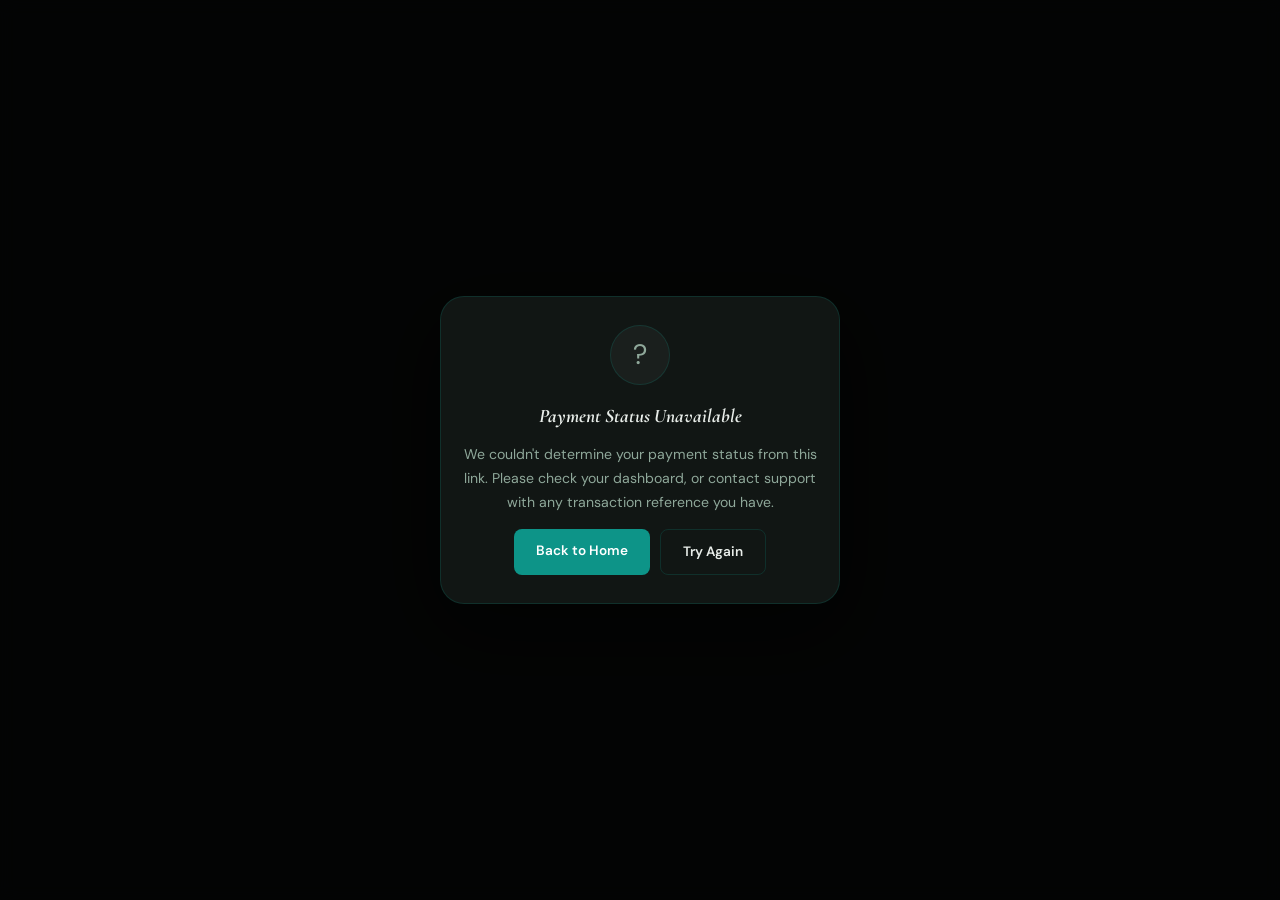
<file: payment-result.html>
<!DOCTYPE html>
<html lang="en">
<head>
  <meta charset="UTF-8" />
  <meta name="viewport" content="width=device-width, initial-scale=1.0"/>
  <title>Payment Result | Dar Al-Ulum Arabic Institute</title>

  <link rel="stylesheet" href="payment.css" />

  <link rel="apple-touch-icon" sizes="180x180" href="/apple-touch-icon.png">
  <link rel="icon" type="image/png" sizes="32x32" href="/favicon-32x32.png">
  <link rel="icon" type="image/png" sizes="16x16" href="/favicon-16x16.png">
</head>
<body>

  <!--
    This page reuses the existing .payment-success-modal / .payment-success-content
    classes from payment.css (the same ones used for the inline confirmation popup),
    just displayed as a standalone full page instead of an overlay — so it looks
    identical to what students already see, with its own shareable URL.

    Expected query params (all optional except status):
      ?status=success|failed
      &amount=12000
      &currency=NGN
      &tx=daralulum-DUH26003-172000000
      &reason=Payment%20could%20not%20be%20verified (only for failed)
  -->

  <div class="payment-success-modal show" id="resultModal">
    <div class="payment-success-content">

      <div class="success-icon" id="resultIcon">✔</div>

      <h2 id="resultTitle">Payment Verified 🎉</h2>

      <p id="resultMessage">
        Your enrollment is now confirmed. Welcome to Dar Al-Ulum!
      </p>

      <p id="resultTxRef" style="font-size:0.75rem; color:var(--muted); margin-top:-6px; word-break:break-all;"></p>

      <div style="display:flex; gap:10px; justify-content:center; margin-top:6px; flex-wrap:wrap;">
        <a href="index.html" class="success-close-btn" style="text-decoration:none; display:inline-block;">
          Back to Home
        </a>
        <a href="payment.html" id="retryLink" class="success-close-btn"
           style="text-decoration:none; display:none; background:transparent; border:1px solid var(--border-mid); color:var(--text);">
          Try Again
        </a>
      </div>

    </div>
  </div>

  <script>
    const params = new URLSearchParams(window.location.search);
    const status   = params.get("status");
    const amount   = params.get("amount");
    const currency = params.get("currency");
    const tx       = params.get("tx");
    const reason   = params.get("reason");

    const icon    = document.getElementById("resultIcon");
    const title   = document.getElementById("resultTitle");
    const message = document.getElementById("resultMessage");
    const txRefEl = document.getElementById("resultTxRef");
    const retryLink = document.getElementById("retryLink");

    if (status === "failed") {
      icon.textContent = "✕";
      icon.style.color = "#dc2626";
      icon.style.background = "rgba(220,38,38,0.10)";
      icon.style.borderColor = "rgba(220,38,38,0.30)";

      title.textContent = "Payment Not Confirmed";
      message.textContent = reason
        ? decodeURIComponent(reason)
        : "We could not confirm this payment. If an amount was deducted from your account, please contact support with your transaction reference below.";

      retryLink.style.display = "inline-block";

    } else if (status === "success") {
      title.textContent = "Payment Verified 🎉";

      if (amount && currency) {
        message.textContent = `Your payment of ${currency} ${Number(amount).toLocaleString()} has been confirmed. Your enrollment is now active. Welcome to Dar Al-Ulum!`;
      } else {
        message.textContent = "Your enrollment is now confirmed. Welcome to Dar Al-Ulum!";
      }

    } else {
      // No valid status param at all (e.g. someone navigated here directly,
      // bookmarked the page, or a param got dropped). Never assume success —
      // show a neutral state instead.
      icon.textContent = "?";
      icon.style.color = "var(--muted)";
      icon.style.background = "var(--card-hover)";
      icon.style.borderColor = "var(--border-mid)";

      title.textContent = "Payment Status Unavailable";
      message.textContent = "We couldn't determine your payment status from this link. Please check your dashboard, or contact support with any transaction reference you have.";

      retryLink.style.display = "inline-block";
    }

    if (tx) {
      txRefEl.textContent = `Reference: ${tx}`;
    }
  </script>

</body>
</html>
</file>
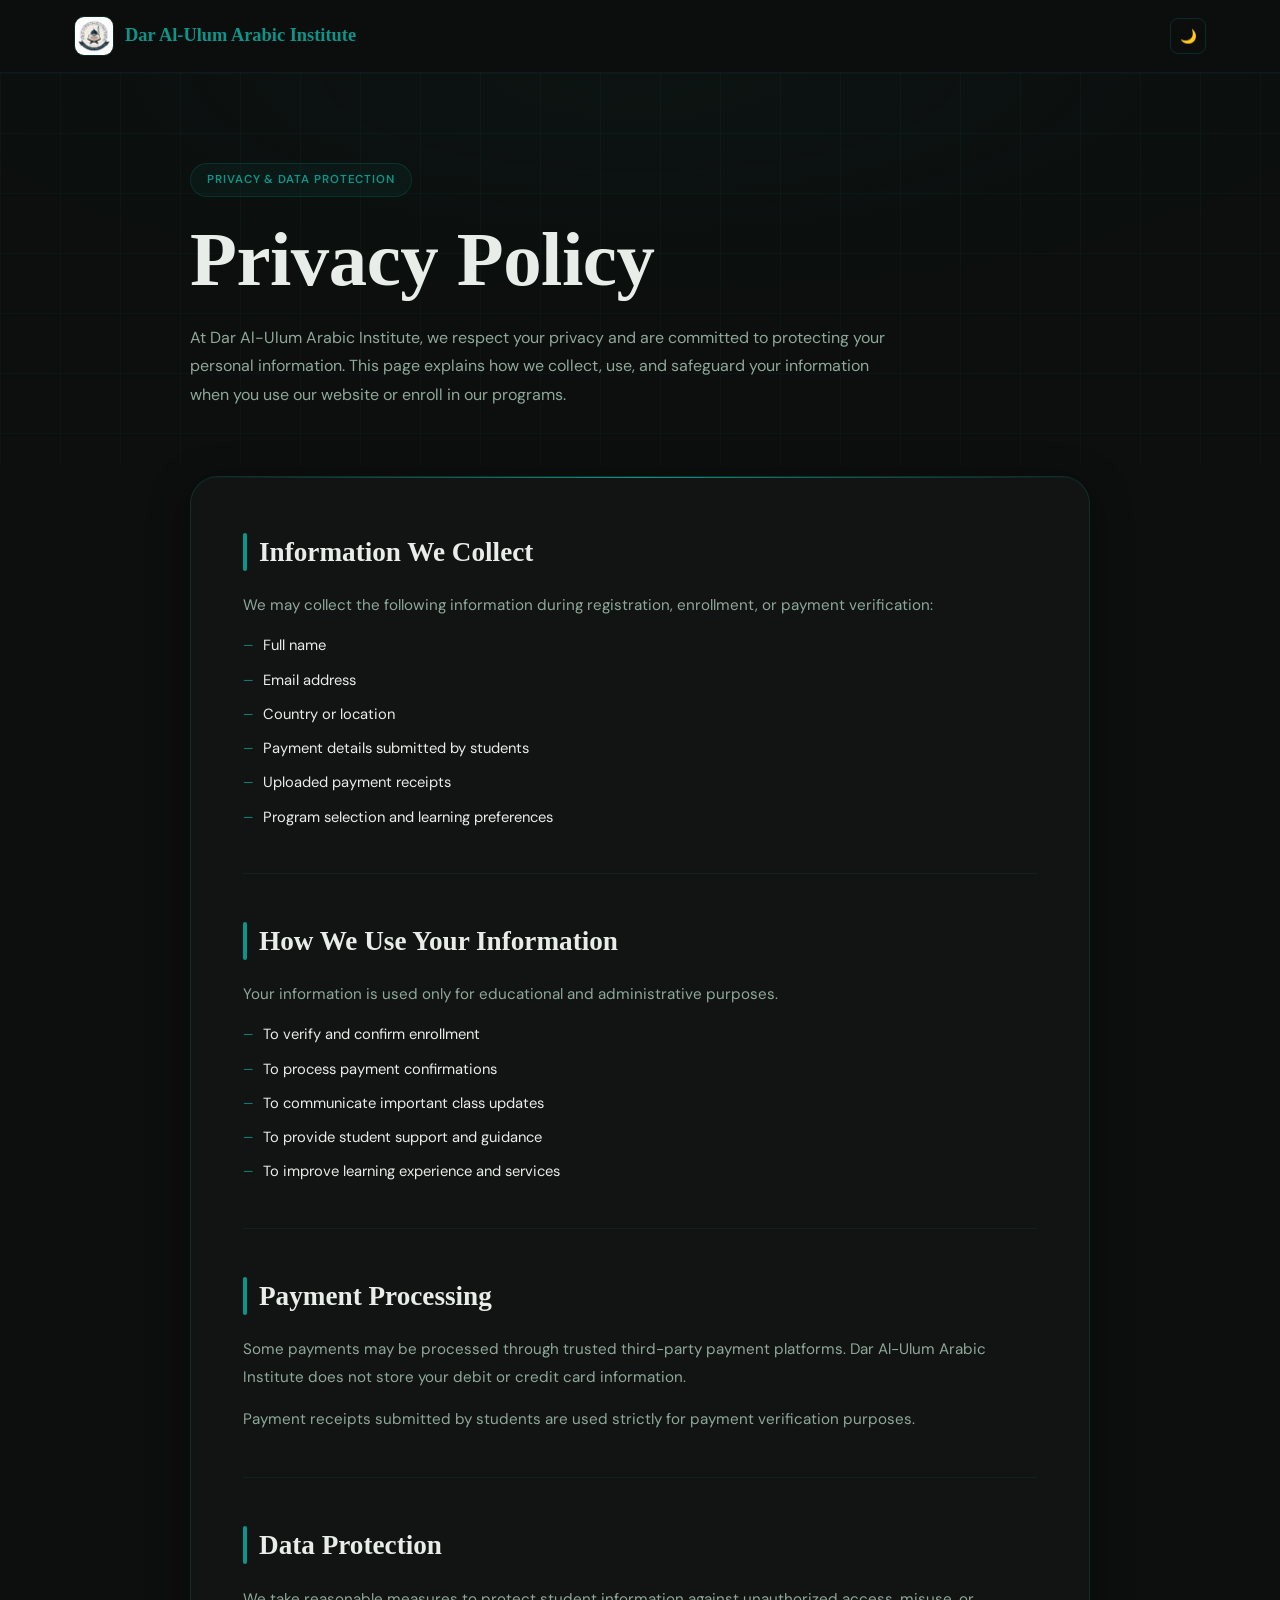
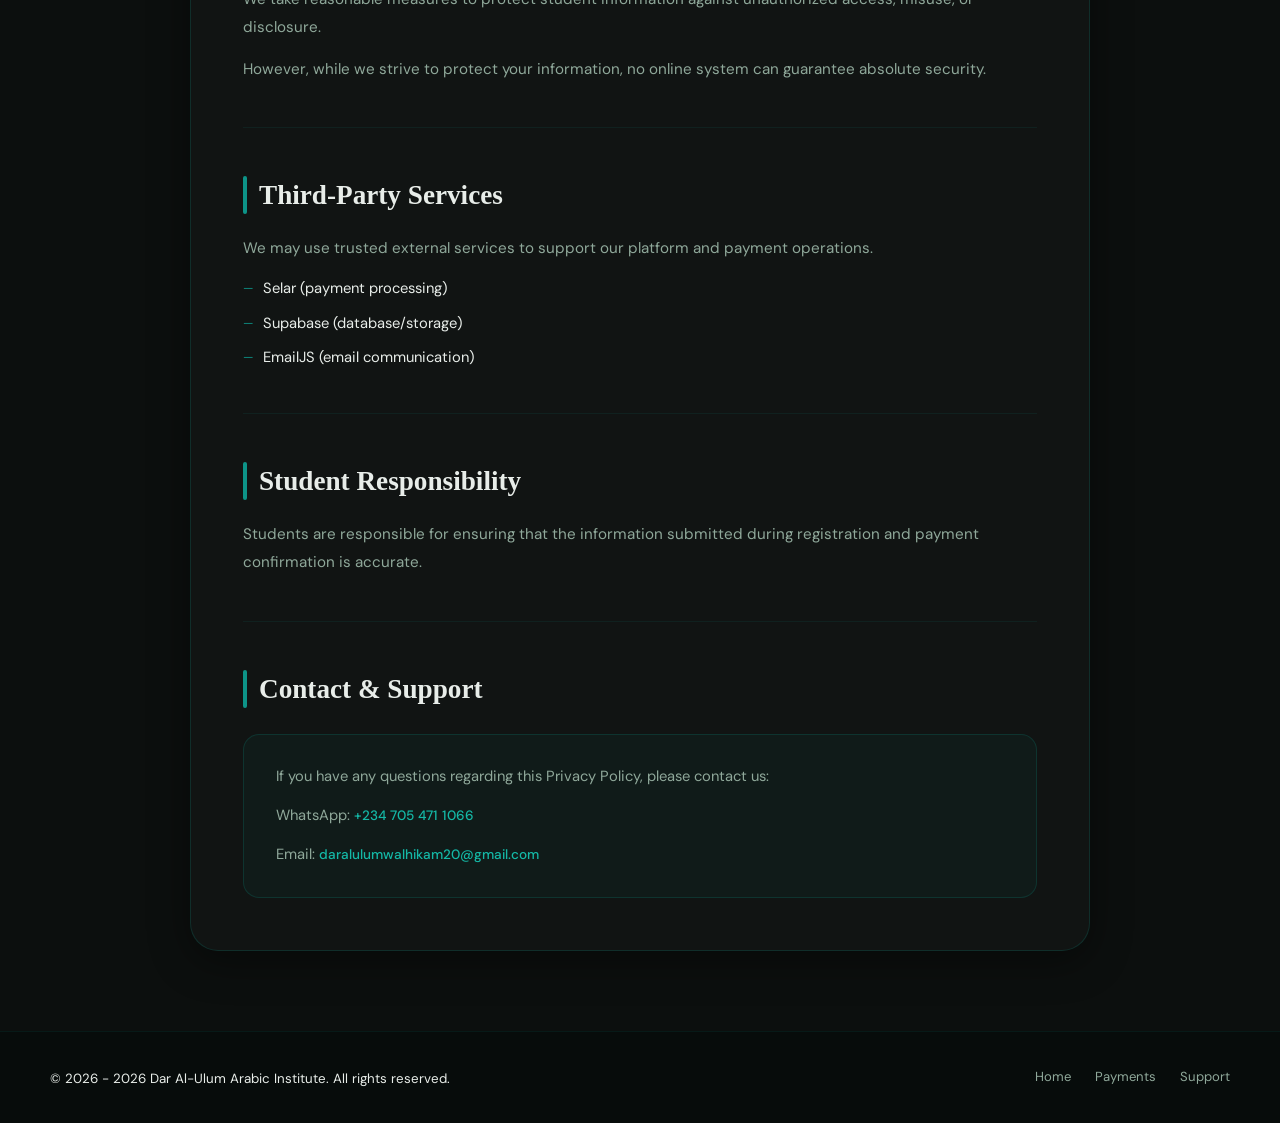
<file: privacy.html>
<!DOCTYPE html>
<html lang="en">
<head>
  <meta charset="UTF-8" />
  <meta name="viewport" content="width=device-width, initial-scale=1.0"/>

  <title>Privacy Policy | Dar Al-Ulum Arabic Institute</title>

  <link rel="stylesheet" href="privacy.css" />

  <link rel="apple-touch-icon" sizes="180x180" href="/apple-touch-icon.png">
  <link rel="icon" type="image/png" sizes="32x32" href="/favicon-32x32.png">
  <link rel="icon" type="image/png" sizes="16x16" href="/favicon-16x16.png">
  <link rel="manifest" href="/site.webmanifest">
</head>
<body>

  <!-- HEADER -->
  <header class="privacy-header">
    <div class="header-inner">

      <a href="index.html" class="logo">
        <img src="logo.png" alt="Dar Al-Ulum Logo">
        <span>Dar Al-Ulum Arabic Institute</span>
      </a>

      <button id="themeToggle" class="theme-btn">🌙</button>

    </div>
  </header>

  <!-- HERO -->
  <section class="privacy-hero">
    <div class="privacy-container">

      <span class="tag">Privacy &amp; Data Protection</span>

      <h1>Privacy Policy</h1>

      <p class="hero-text">
        At Dar Al-Ulum Arabic Institute, we respect your privacy and are committed
        to protecting your personal information. This page explains how we collect,
        use, and safeguard your information when you use our website or enroll in our programs.
      </p>

    </div>
  </section>

  <!-- CONTENT -->
  <section class="privacy-content">
    <div class="policy-card">

      <div class="policy-section">
        <h2>Information We Collect</h2>
        <p>
          We may collect the following information during registration,
          enrollment, or payment verification:
        </p>
        <ul>
          <li>Full name</li>
          <li>Email address</li>
          <li>Country or location</li>
          <li>Payment details submitted by students</li>
          <li>Uploaded payment receipts</li>
          <li>Program selection and learning preferences</li>
        </ul>
      </div>

      <div class="policy-section">
        <h2>How We Use Your Information</h2>
        <p>
          Your information is used only for educational and administrative purposes.
        </p>
        <ul>
          <li>To verify and confirm enrollment</li>
          <li>To process payment confirmations</li>
          <li>To communicate important class updates</li>
          <li>To provide student support and guidance</li>
          <li>To improve learning experience and services</li>
        </ul>
      </div>

      <div class="policy-section">
        <h2>Payment Processing</h2>
        <p>
          Some payments may be processed through trusted third-party payment platforms.
          Dar Al-Ulum Arabic Institute does not store your debit or credit card information.
        </p>
        <p>
          Payment receipts submitted by students are used strictly for payment verification purposes.
        </p>
      </div>

      <div class="policy-section">
        <h2>Data Protection</h2>
        <p>
          We take reasonable measures to protect student information against
          unauthorized access, misuse, or disclosure.
        </p>
        <p>
          However, while we strive to protect your information, no online system
          can guarantee absolute security.
        </p>
      </div>

      <div class="policy-section">
        <h2>Third-Party Services</h2>
        <p>
          We may use trusted external services to support our platform and payment operations.
        </p>
        <ul>
          <li>Selar (payment processing)</li>
          <li>Supabase (database/storage)</li>
          <li>EmailJS (email communication)</li>
        </ul>
      </div>

      <div class="policy-section">
        <h2>Student Responsibility</h2>
        <p>
          Students are responsible for ensuring that the information
          submitted during registration and payment confirmation is accurate.
        </p>
      </div>

      <div class="policy-section">
        <h2>Contact &amp; Support</h2>
        <div class="contact-box">
          <p>
            If you have any questions regarding this Privacy Policy, please contact us:
          </p>
          
          <p>
            WhatsApp:
            <a href="https://wa.me/2348110705054" target="_blank">+234 705 471 1066</a>
          </p>
          
          <p>
            Email:
            <a href="mailto:daralulumwalhikam20@gmail.com">daralulumwalhikam20@gmail.com</a>
          </p>
        </div>
      </div>

    </div>
  </section>

  <!-- FOOTER -->
  <footer class="footer">
    <div class="footer-inner">

      <div class="footer-bottom">
      <small id="footerYear"></small>
    </div>

      <div class="footer-links">
        <a href="index.html">Home</a>
        <a href="payment.html">Payments</a>
        <a href="mailto:daralulumwalhikam20@gmail.com">Support</a>
      </div>

    </div>
  </footer>

  <!-- JS -->
  <script>
    document.getElementById("footerYear").textContent = `© 2026 - ${new Date().getFullYear()} Dar Al-Ulum Arabic Institute. All rights reserved.`;

    const toggle = document.getElementById("themeToggle");
    toggle.addEventListener("click", () => {
      document.body.classList.toggle("light-mode");
      toggle.textContent = document.body.classList.contains("light-mode") ? "☀️" : "🌙";
    });
  </script>

</body>
</html>
</file>
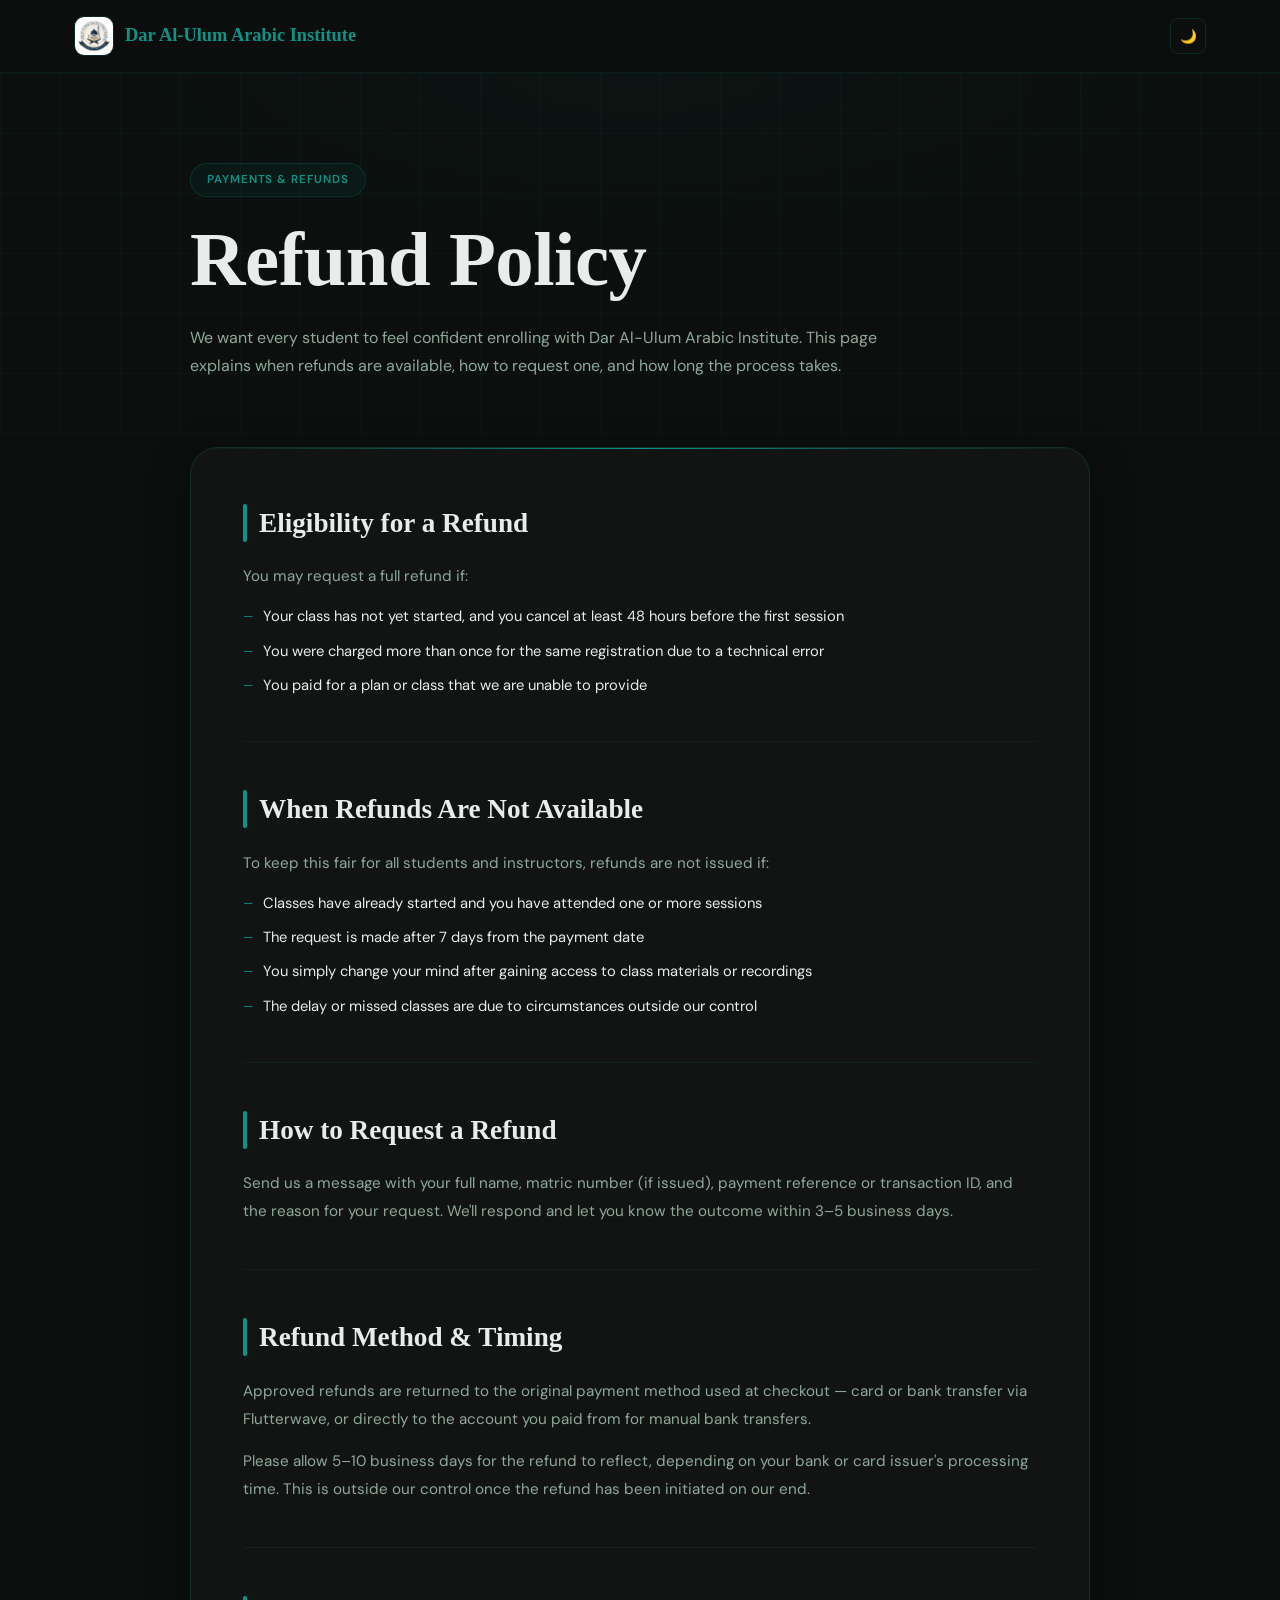
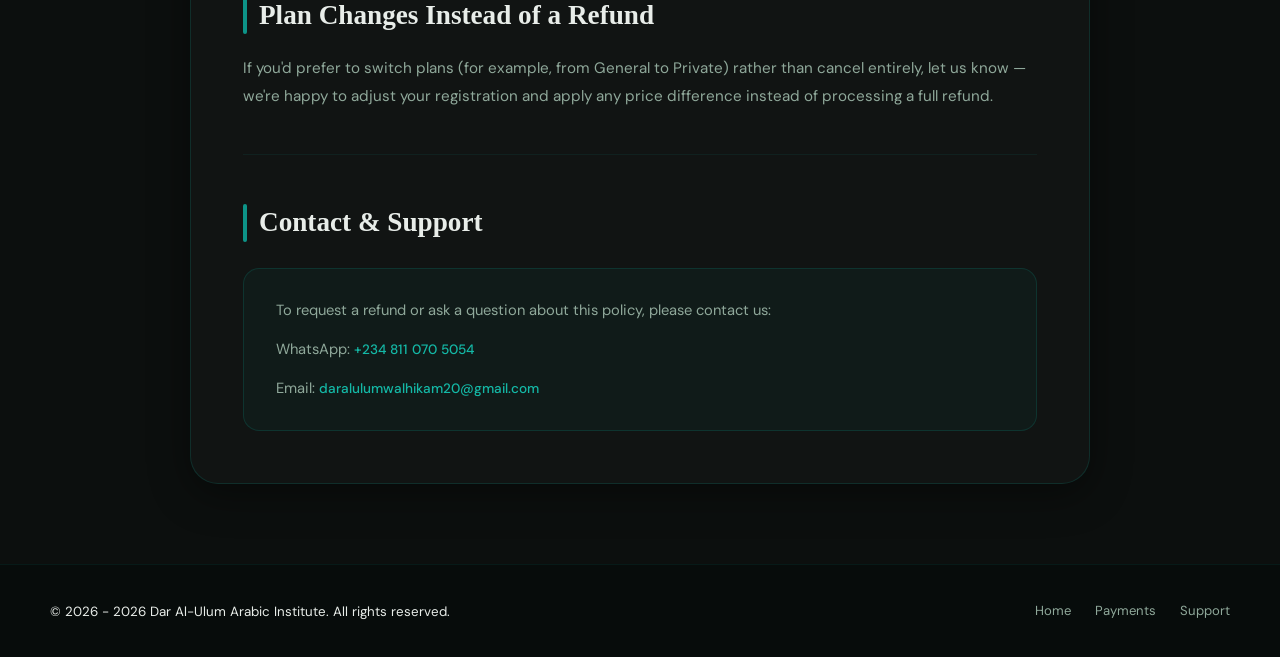
<file: refund-policy.html>
<!DOCTYPE html>
<html lang="en">
<head>
  <meta charset="UTF-8" />
  <meta name="viewport" content="width=device-width, initial-scale=1.0"/>

  <title>Refund Policy | Dar Al-Ulum Arabic Institute</title>

  <link rel="stylesheet" href="privacy.css" />

  <link rel="apple-touch-icon" sizes="180x180" href="/apple-touch-icon.png">
  <link rel="icon" type="image/png" sizes="32x32" href="/favicon-32x32.png">
  <link rel="icon" type="image/png" sizes="16x16" href="/favicon-16x16.png">
  <link rel="manifest" href="/site.webmanifest">
</head>
<body>

  <!-- HEADER -->
  <header class="privacy-header">
    <div class="header-inner">

      <a href="index.html" class="logo">
        <img src="logo.png" alt="Dar Al-Ulum Logo">
        <span>Dar Al-Ulum Arabic Institute</span>
      </a>

      <button id="themeToggle" class="theme-btn">🌙</button>

    </div>
  </header>

  <!-- HERO -->
  <section class="privacy-hero">
    <div class="privacy-container">

      <span class="tag">Payments &amp; Refunds</span>

      <h1>Refund Policy</h1>

      <p class="hero-text">
        We want every student to feel confident enrolling with Dar Al-Ulum Arabic Institute.
        This page explains when refunds are available, how to request one, and how long
        the process takes.
      </p>

    </div>
  </section>

  <!-- CONTENT -->
  <section class="privacy-content">
    <div class="policy-card">

      <div class="policy-section">
        <h2>Eligibility for a Refund</h2>
        <p>
          You may request a full refund if:
        </p>
        <ul>
          <li>Your class has not yet started, and you cancel at least 48 hours before the first session</li>
          <li>You were charged more than once for the same registration due to a technical error</li>
          <li>You paid for a plan or class that we are unable to provide</li>
        </ul>
      </div>

      <div class="policy-section">
        <h2>When Refunds Are Not Available</h2>
        <p>
          To keep this fair for all students and instructors, refunds are not issued if:
        </p>
        <ul>
          <li>Classes have already started and you have attended one or more sessions</li>
          <li>The request is made after 7 days from the payment date</li>
          <li>You simply change your mind after gaining access to class materials or recordings</li>
          <li>The delay or missed classes are due to circumstances outside our control</li>
        </ul>
      </div>

      <div class="policy-section">
        <h2>How to Request a Refund</h2>
        <p>
          Send us a message with your full name, matric number (if issued), payment reference
          or transaction ID, and the reason for your request. We'll respond and let you know
          the outcome within 3–5 business days.
        </p>
      </div>

      <div class="policy-section">
        <h2>Refund Method &amp; Timing</h2>
        <p>
          Approved refunds are returned to the original payment method used at checkout —
          card or bank transfer via Flutterwave, or directly to the account you paid from
          for manual bank transfers.
        </p>
        <p>
          Please allow 5–10 business days for the refund to reflect, depending on your bank
          or card issuer's processing time. This is outside our control once the refund has
          been initiated on our end.
        </p>
      </div>

      <div class="policy-section">
        <h2>Plan Changes Instead of a Refund</h2>
        <p>
          If you'd prefer to switch plans (for example, from General to Private) rather than
          cancel entirely, let us know — we're happy to adjust your registration and apply
          any price difference instead of processing a full refund.
        </p>
      </div>

      <div class="policy-section">
        <h2>Contact &amp; Support</h2>
        <div class="contact-box">
          <p>
            To request a refund or ask a question about this policy, please contact us:
          </p>

          <p>
            WhatsApp:
            <a href="https://wa.me/2348110705054" target="_blank">+234 811 070 5054</a>
          </p>

          <p>
            Email:
            <a href="mailto:daralulumwalhikam20@gmail.com">daralulumwalhikam20@gmail.com</a>
          </p>
        </div>
      </div>

    </div>
  </section>

  <!-- FOOTER -->
  <footer class="footer">
    <div class="footer-inner">

      <div class="footer-bottom">
      <small id="footerYear"></small>
    </div>

      <div class="footer-links">
        <a href="index.html">Home</a>
        <a href="payment.html">Payments</a>
        <a href="mailto:daralulumwalhikam20@gmail.com">Support</a>
      </div>

    </div>
  </footer>

  <!-- JS -->
  <script>
    document.getElementById("footerYear").textContent = `© 2026 - ${new Date().getFullYear()} Dar Al-Ulum Arabic Institute. All rights reserved.`;

    const toggle = document.getElementById("themeToggle");
    toggle.addEventListener("click", () => {
      document.body.classList.toggle("light-mode");
      toggle.textContent = document.body.classList.contains("light-mode") ? "☀️" : "🌙";
    });
  </script>

</body>
</html>
</file>
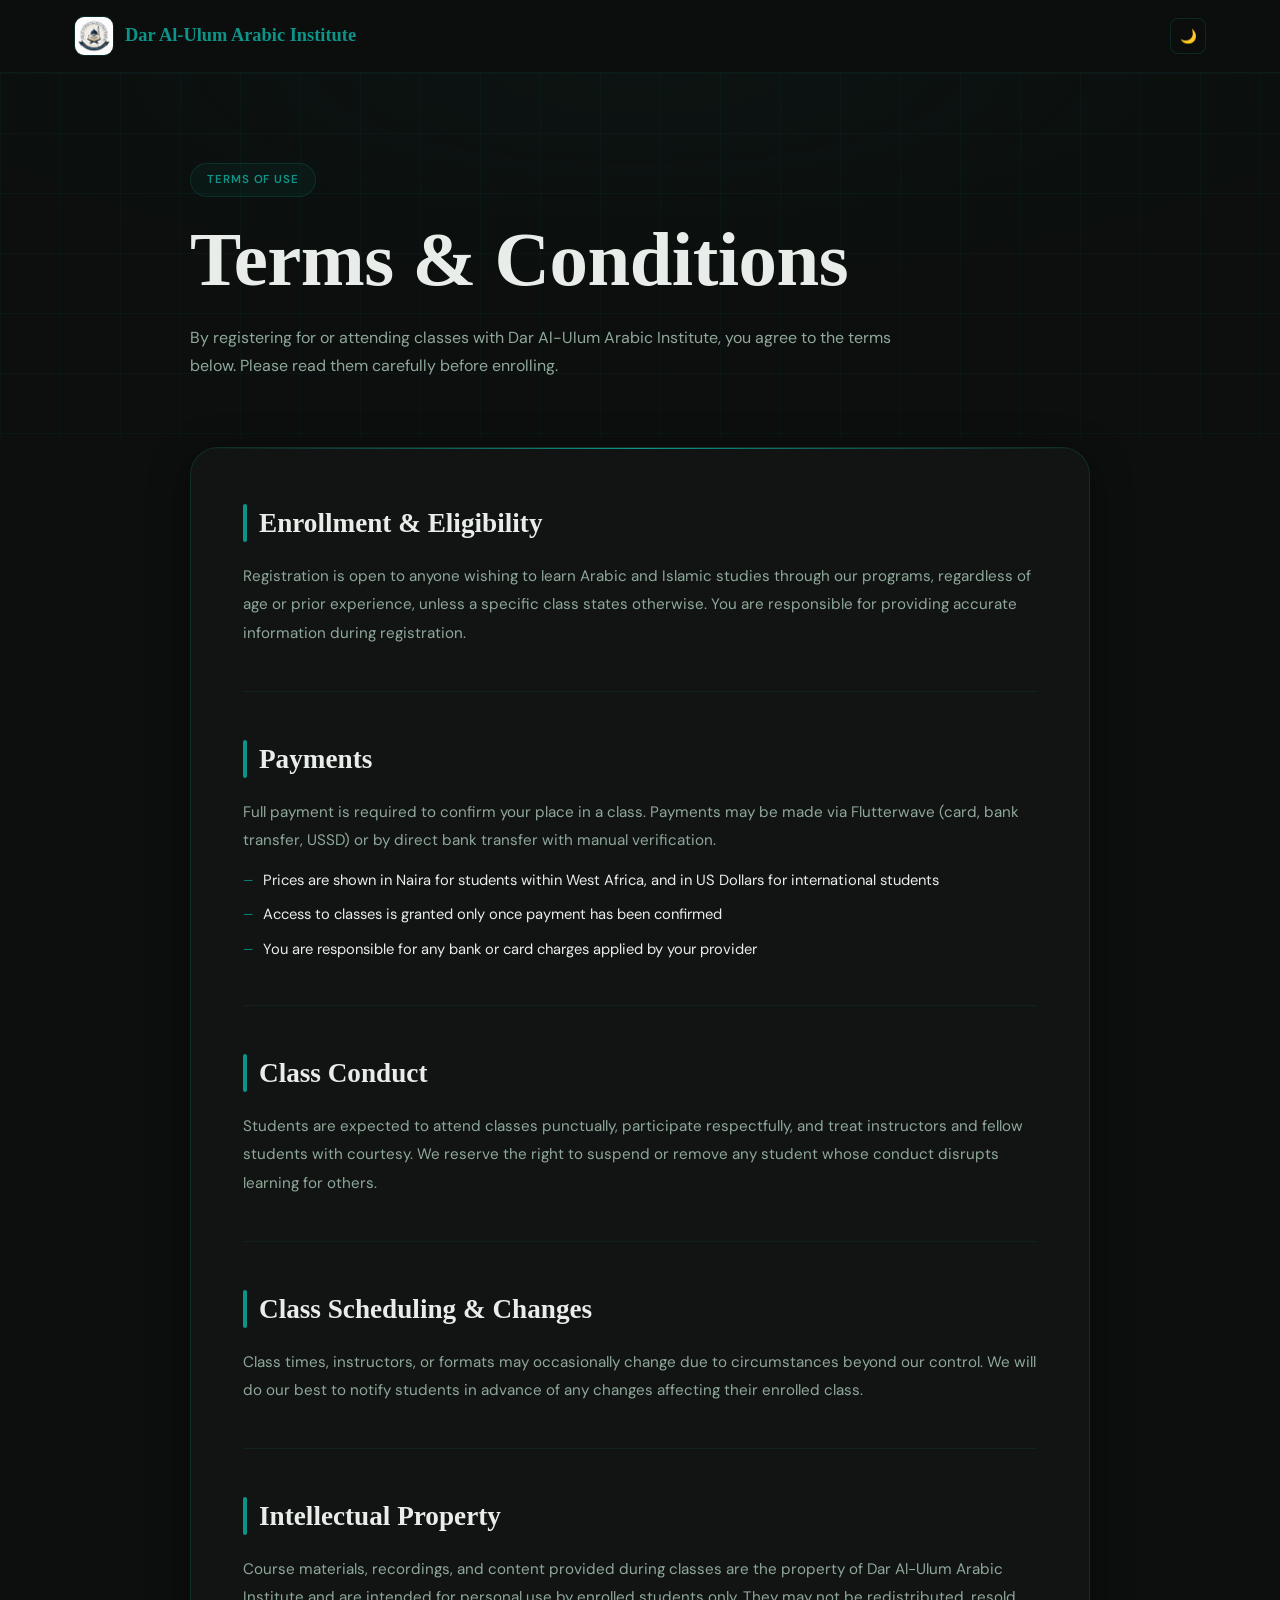
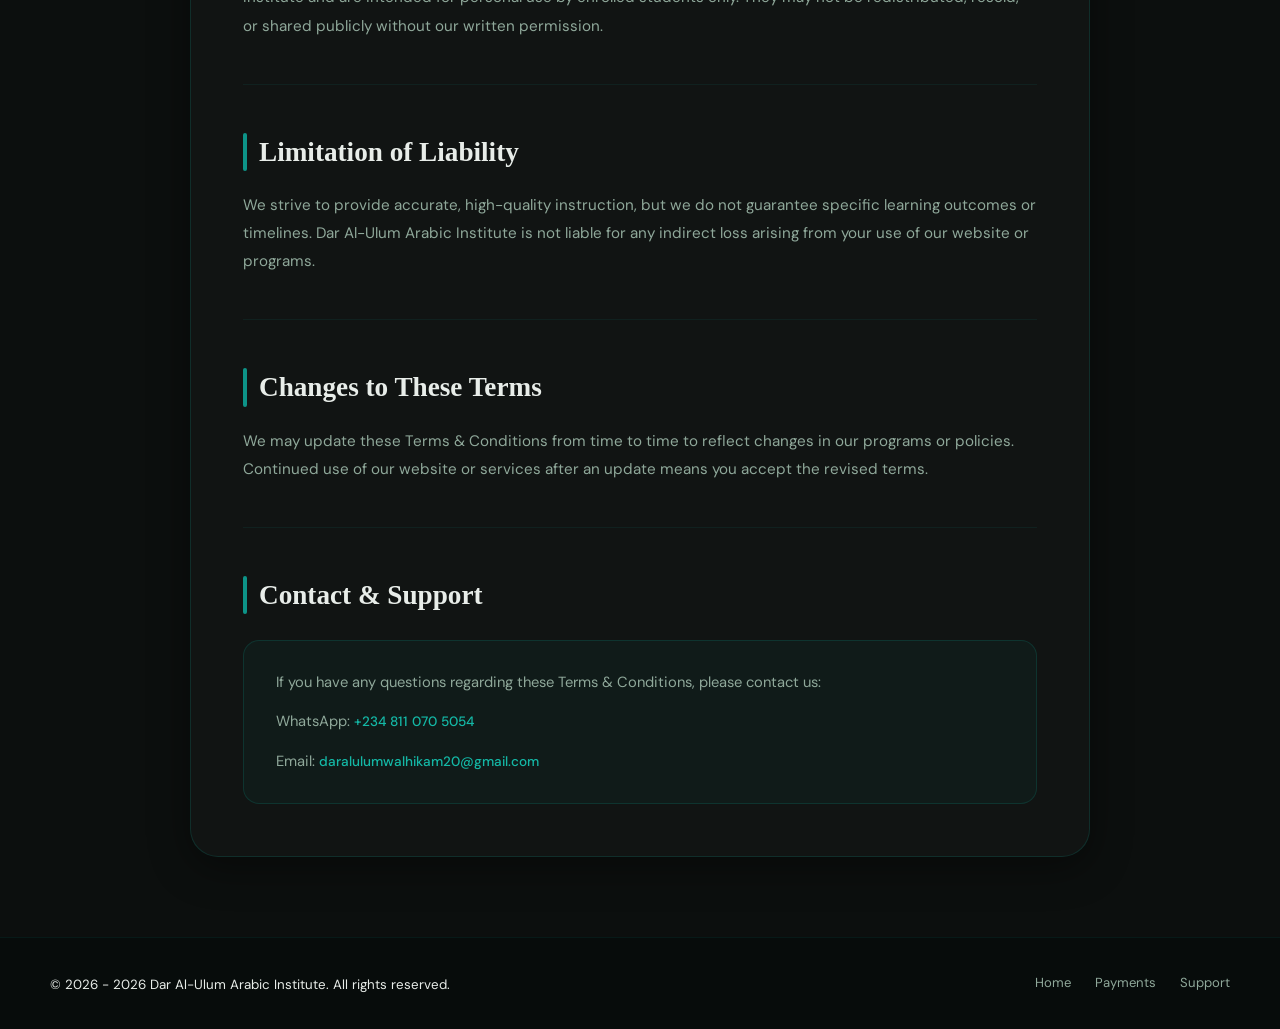
<file: terms.html>
<!DOCTYPE html>
<html lang="en">
<head>
  <meta charset="UTF-8" />
  <meta name="viewport" content="width=device-width, initial-scale=1.0"/>

  <title>Terms &amp; Conditions | Dar Al-Ulum Arabic Institute</title>

  <link rel="stylesheet" href="privacy.css" />

  <link rel="apple-touch-icon" sizes="180x180" href="/apple-touch-icon.png">
  <link rel="icon" type="image/png" sizes="32x32" href="/favicon-32x32.png">
  <link rel="icon" type="image/png" sizes="16x16" href="/favicon-16x16.png">
  <link rel="manifest" href="/site.webmanifest">
</head>
<body>

  <!-- HEADER -->
  <header class="privacy-header">
    <div class="header-inner">

      <a href="index.html" class="logo">
        <img src="logo.png" alt="Dar Al-Ulum Logo">
        <span>Dar Al-Ulum Arabic Institute</span>
      </a>

      <button id="themeToggle" class="theme-btn">🌙</button>

    </div>
  </header>

  <!-- HERO -->
  <section class="privacy-hero">
    <div class="privacy-container">

      <span class="tag">Terms of Use</span>

      <h1>Terms &amp; Conditions</h1>

      <p class="hero-text">
        By registering for or attending classes with Dar Al-Ulum Arabic Institute, you agree
        to the terms below. Please read them carefully before enrolling.
      </p>

    </div>
  </section>

  <!-- CONTENT -->
  <section class="privacy-content">
    <div class="policy-card">

      <div class="policy-section">
        <h2>Enrollment &amp; Eligibility</h2>
        <p>
          Registration is open to anyone wishing to learn Arabic and Islamic studies through
          our programs, regardless of age or prior experience, unless a specific class states
          otherwise. You are responsible for providing accurate information during registration.
        </p>
      </div>

      <div class="policy-section">
        <h2>Payments</h2>
        <p>
          Full payment is required to confirm your place in a class. Payments may be made via
          Flutterwave (card, bank transfer, USSD) or by direct bank transfer with manual
          verification.
        </p>
        <ul>
          <li>Prices are shown in Naira for students within West Africa, and in US Dollars for international students</li>
          <li>Access to classes is granted only once payment has been confirmed</li>
          <li>You are responsible for any bank or card charges applied by your provider</li>
        </ul>
      </div>

      <div class="policy-section">
        <h2>Class Conduct</h2>
        <p>
          Students are expected to attend classes punctually, participate respectfully, and
          treat instructors and fellow students with courtesy. We reserve the right to suspend
          or remove any student whose conduct disrupts learning for others.
        </p>
      </div>

      <div class="policy-section">
        <h2>Class Scheduling &amp; Changes</h2>
        <p>
          Class times, instructors, or formats may occasionally change due to circumstances
          beyond our control. We will do our best to notify students in advance of any changes
          affecting their enrolled class.
        </p>
      </div>

      <div class="policy-section">
        <h2>Intellectual Property</h2>
        <p>
          Course materials, recordings, and content provided during classes are the property
          of Dar Al-Ulum Arabic Institute and are intended for personal use by enrolled
          students only. They may not be redistributed, resold, or shared publicly without
          our written permission.
        </p>
      </div>

      <div class="policy-section">
        <h2>Limitation of Liability</h2>
        <p>
          We strive to provide accurate, high-quality instruction, but we do not guarantee
          specific learning outcomes or timelines. Dar Al-Ulum Arabic Institute is not liable
          for any indirect loss arising from your use of our website or programs.
        </p>
      </div>

      <div class="policy-section">
        <h2>Changes to These Terms</h2>
        <p>
          We may update these Terms &amp; Conditions from time to time to reflect changes in
          our programs or policies. Continued use of our website or services after an update
          means you accept the revised terms.
        </p>
      </div>

      <div class="policy-section">
        <h2>Contact &amp; Support</h2>
        <div class="contact-box">
          <p>
            If you have any questions regarding these Terms &amp; Conditions, please contact us:
          </p>

          <p>
            WhatsApp:
            <a href="https://wa.me/2348110705054" target="_blank">+234 811 070 5054</a>
          </p>

          <p>
            Email:
            <a href="mailto:daralulumwalhikam20@gmail.com">daralulumwalhikam20@gmail.com</a>
          </p>
        </div>
      </div>

    </div>
  </section>

  <!-- FOOTER -->
  <footer class="footer">
    <div class="footer-inner">

      <div class="footer-bottom">
      <small id="footerYear"></small>
    </div>

      <div class="footer-links">
        <a href="index.html">Home</a>
        <a href="payment.html">Payments</a>
        <a href="mailto:daralulumwalhikam20@gmail.com">Support</a>
      </div>

    </div>
  </footer>

  <!-- JS -->
  <script>
    document.getElementById("footerYear").textContent = `© 2026 - ${new Date().getFullYear()} Dar Al-Ulum Arabic Institute. All rights reserved.`;

    const toggle = document.getElementById("themeToggle");
    toggle.addEventListener("click", () => {
      document.body.classList.toggle("light-mode");
      toggle.textContent = document.body.classList.contains("light-mode") ? "☀️" : "🌙";
    });
  </script>

</body>
</html>
</file>
<file: payment.css>
/* ============================================================
   PAYMENT.CSS — Dar Al-Ulum Arabic Institute
   Clean rewrite: no overflow, no bloated fonts, proper mobile
   Breakpoints: 480px | 768px
============================================================ */

@import url('https://fonts.googleapis.com/css2?family=Cormorant+Garamond:ital,wght@0,400;0,600;0,700;1,400;1,600&family=DM+Sans:wght@300;400;500;600&display=swap');

/* ============================================================
   1. DESIGN TOKENS
============================================================ */

:root {
  --accent:        #0d9488;
  --accent-dark:   #0f766e;
  --accent-light:  #14b8a6;
  --accent-glow:   rgba(13,148,136,0.15);
  --accent-subtle: rgba(13,148,136,0.06);

  --bg:            #0c0f0e;
  --bg-2:          #111614;
  --bg-3:          #161b19;
  --card:          rgba(255,255,255,0.025);
  --card-hover:    rgba(255,255,255,0.04);

  --text:          #e8ede9;
  --muted:         #8fa89a;
  --faint:         #5a7066;

  --border:        rgba(13,148,136,0.10);
  --border-mid:    rgba(13,148,136,0.20);
  --border-strong: rgba(13,148,136,0.40);
  --border-soft:   rgba(255,255,255,0.05);

  --shadow-sm: 0 4px 16px rgba(0,0,0,0.30);
  --shadow-md: 0 10px 40px rgba(0,0,0,0.40);
  --shadow-lg: 0 24px 80px rgba(0,0,0,0.50);

  --radius:     14px;
  --radius-lg:  24px;
  --radius-pill:999px;

  --font-display: 'Cormorant Garamond', Georgia, serif;
  --font-body:    'DM Sans', sans-serif;
}

body.light-mode {
  --bg:            #f5f3ef;
  --bg-2:          #edeae4;
  --bg-3:          #e4e1da;
  --card:          rgba(255,255,255,0.75);
  --card-hover:    rgba(255,255,255,0.95);
  --text:          #1a2420;
  --muted:         #4a6358;
  --faint:         #7a9a8a;
  --border:        rgba(13,148,136,0.12);
  --border-mid:    rgba(13,148,136,0.22);
  --border-strong: rgba(13,148,136,0.45);
  --border-soft:   rgba(0,0,0,0.05);
}


/* ============================================================
   2. RESET & BASE
============================================================ */

*,
*::before,
*::after {
  margin:     0;
  padding:    0;
  box-sizing: border-box;
}

html {
  scroll-behavior: smooth;
  overflow-x:      hidden;
}

body {
  font-family:            var(--font-body);
  font-size:              15px;      /* sane base — not 18px */
  background:             var(--bg);
  color:                  var(--text);
  line-height:            1.65;
  overflow-x:             hidden;
  max-width:              100vw;
  -webkit-font-smoothing: antialiased;
}

img {
  max-width: 100%;
  height:    auto;
  display:   block;
}

a { text-decoration: none; color: inherit; }
ul { list-style: none; }

::selection {
  background: rgba(13,148,136,0.25);
  color:      #fff;
}


/* ============================================================
   3. PROGRESS BAR
============================================================ */

#progressBar {
  position:   fixed;
  top:        0;
  left:       0;
  height:     2px;
  width:      0%;
  background: linear-gradient(90deg, var(--accent), var(--accent-light));
  z-index:    99999;
}


/* ============================================================
   4. CONTAINER
============================================================ */

.payment-container {
  width:     100%;
  max-width: 820px;
  margin:    0 auto;
  padding:   0 18px;    /* tighter padding so content breathes on mobile */
}


/* ============================================================
   5. HEADER  — fixed so it never scrolls away
============================================================ */

.payment-page-header {
  position:         fixed;
  top:              0;
  left:             0;
  width:            100%;
  z-index:          9000;
  background:       rgba(12,15,14,0.92);
  border-bottom:    1px solid var(--border);
  backdrop-filter:  blur(16px);
  -webkit-backdrop-filter: blur(16px);
}

body.light-mode .payment-page-header {
  background: rgba(245,243,239,0.92);
}

.payment-header-inner {
  max-width: 1180px;
  margin:    0 auto;
  padding:   0 18px;
  height:    60px;          /* was 72px — tighter on mobile */
  display:   flex;
  align-items:     center;
  justify-content: space-between;
  gap: 12px;
}

/* Push page content below fixed header */
body {
  padding-top: 60px;
}

.payment-logo {
  display:     flex;
  align-items: center;
  gap:         10px;
  transition:  transform 0.3s ease;
  min-width:   0;           /* allow text to truncate if needed */
}

.payment-logo img {
  width:         36px;
  height:        36px;
  object-fit:    contain;
  border-radius: 8px;
  border:        1px solid var(--border-mid);
  flex-shrink:   0;
}

.payment-logo span {
  font-family:  var(--font-display);
  color:        var(--accent);
  font-weight:  700;
  font-size:    1.25rem;    /* was 2rem — way too large */
  font-style:   italic;
  white-space:  nowrap;
  overflow:     hidden;
  text-overflow: ellipsis;
}

.payment-logo:hover { transform: translateY(-1px); }

.theme-test-btn {
  width:         40px;
  height:        40px;
  border-radius: 8px;
  background:    transparent;
  border:        1px solid var(--border-mid);
  color:         var(--accent);
  cursor:        pointer;
  font-size:     1rem;
  transition:    0.25s ease;
  flex-shrink:   0;
}

.theme-test-btn:hover {
  background:   var(--accent-subtle);
  border-color: var(--border-strong);
}

/* Truncate logo text on small phones */
@media (max-width: 480px) {
  .payment-logo span {
    font-size:   1rem;
    max-width:   160px;
  }
}


/* ============================================================
   6. HERO / PLAN SECTIONS
============================================================ */

.payment-hero {
  padding:  44px 0 48px;
  position: relative;
  overflow: hidden;
}

/* Subtle grid pattern — pointer-events off so it never intercepts clicks */
.payment-hero::before {
  content:  "";
  position: absolute;
  inset:    0;
  background:
    radial-gradient(ellipse 60% 50% at 50% 0%, rgba(13,148,136,0.06), transparent),
    linear-gradient(var(--border) 1px, transparent 1px),
    linear-gradient(90deg, var(--border) 1px, transparent 1px);
  background-size: auto, 56px 56px, 56px 56px;
  opacity:         0.5;
  pointer-events:  none;
}

/* Tag pill */
.payment-tag {
  display:       inline-block;
  padding:       5px 13px;
  border-radius: var(--radius-pill);
  background:    var(--accent-subtle);
  border:        1px solid var(--border-mid);
  color:         var(--accent);
  font-size:     0.72rem;
  font-weight:   600;
  letter-spacing: 0.06em;
  text-transform: uppercase;
  margin-bottom: 16px;
  /* Prevent pill from ever overflowing narrow phones */
  max-width:     100%;
  white-space:   normal;
  word-break:    break-word;
}

.premium-tag {
  background:   rgba(13,148,136,0.10);
  border-color: var(--border-strong);
}

/* Hero heading — clamp keeps it sane on every screen */
.payment-hero h1 {
  font-family:   var(--font-display);
  font-size:     clamp(1.55rem, 4.5vw, 2.8rem);
  line-height:   1.15;
  color:         var(--text);
  margin-bottom: 14px;
  font-weight:   700;
  font-style:    italic;
  position:      relative;
}

.payment-subtitle {
  max-width:     620px;
  color:         var(--muted);
  margin-bottom: 28px;
  font-size:     0.95rem;
  line-height:   1.75;
  position:      relative;
}


/* ============================================================
   7. PLAN HIGHLIGHT BOX
============================================================ */

.plan-highlight {
  margin:        20px 0;
  padding:       20px;
  border-radius: var(--radius);
  background:    var(--card);
  border:        1px solid var(--border);
}

.plan-highlight h3 {
  font-size:     1.05rem;
  color:         var(--accent);
  margin-bottom: 10px;
}

.plan-highlight > p {
  font-size:   0.9rem;
  line-height: 1.75;
  color:       var(--muted);
}

.plan-schedule {
  display:               grid;
  grid-template-columns: repeat(3, 1fr);
  gap:                   12px;
  margin:                16px 0;
}

.schedule-item {
  padding:       14px;
  border-radius: 12px;
  background:    rgba(255,255,255,0.03);
  border:        1px solid var(--border);
  transition:    0.3s ease;
}

.schedule-item:hover {
  border-color: var(--border-strong);
  transform:    translateY(-2px);
}

.schedule-item span {
  display:       block;
  font-size:     0.75rem;
  color:         var(--muted);
  margin-bottom: 6px;
}

.schedule-item strong {
  font-size:   0.85rem;
  color:       var(--text);
  line-height: 1.5;
}

.plan-note {
  font-size:   0.88rem;
  color:       var(--muted);
  line-height: 1.7;
  margin-top:  8px;
}

.premium-highlight {
  border-color: rgba(13,148,136,0.28);
}

@media (max-width: 768px) {
  .plan-schedule {
    grid-template-columns: 1fr;
    gap:                   10px;
  }
  .plan-highlight {
    padding: 16px;
  }
}

body.light-mode .plan-highlight  { background: #fff; border-color: rgba(0,0,0,0.08); }
body.light-mode .schedule-item   { background: #fff; border-color: rgba(0,0,0,0.08); }
body.light-mode .schedule-item strong { color: #111827; }
body.light-mode .plan-highlight h3    { color: #0f766e; }
body.light-mode .plan-highlight > p,
body.light-mode .schedule-item span   { color: #4b5563; }


/* ============================================================
   8. OFFER CARD
============================================================ */

.offer-card {
  background:    var(--card);
  border:        1px solid var(--border-mid);
  border-radius: var(--radius-lg);
  padding:       28px 24px;
  position:      relative;
  overflow:      hidden;
  box-shadow:    var(--shadow-md);
}

/* Gold top line */
.offer-card::before {
  content:    "";
  position:   absolute;
  top:        0;
  left:       0;
  width:      100%;
  height:     1px;
  background: linear-gradient(90deg, transparent, var(--accent), transparent);
}

.offer-card h2 {
  font-family:   var(--font-display);
  font-style:    italic;
  font-size:     1.45rem;
  color:         var(--text);
  margin-bottom: 20px;
}

.premium-card {
  border-color: var(--border-strong);
  background:   linear-gradient(145deg, rgba(13,148,136,0.04), var(--card));
}


/* ============================================================
   9. OFFER LIST
============================================================ */

.offer-list li {
  display:         flex;
  justify-content: space-between;
  align-items:     flex-start;
  gap:             14px;
  padding:         13px 0;
  border-bottom:   1px solid var(--border-soft);
  transition:      padding-left 0.25s ease;
}

.offer-list li:last-child { border-bottom: none; }
.offer-list li:hover      { padding-left: 6px; }

.offer-list span {
  color:       var(--text);
  font-size:   0.9rem;
  line-height: 1.5;
}

.offer-list strong {
  color:       var(--accent);
  font-size:   0.85rem;
  white-space: nowrap;
  font-weight: 600;
}


/* ============================================================
   10. PRICING BOX
============================================================ */

.pricing-box {
  margin-top:     24px;
  padding:        24px 20px;
  border-radius:  var(--radius);
  background:     var(--accent-subtle);
  border:         1px solid var(--border-mid);
  text-align:     center;
  display:        flex;
  flex-direction: column;
  align-items:    center;
  transition:     0.3s ease;
}

.pricing-box:hover {
  transform:    translateY(-4px);
  box-shadow:   var(--shadow-md);
  border-color: var(--border-strong);
}

.total-value {
  color:          var(--muted);
  font-size:      0.8rem;
  letter-spacing: 0.05em;
  text-transform: uppercase;
  margin-bottom:  8px;
}

.total-value span {
  text-decoration: line-through;
  color:           var(--faint);
}

.pricing-box h3 {
  font-family:   var(--font-display);
  font-size:     clamp(1.1rem, 3vw, 1.7rem);
  color:         var(--text);
  margin-bottom: 16px;
  font-style:    italic;
  line-height:   1.3;
}

.pricing-box h3 span {
  display:    block;
  margin-top: 4px;
  color:      var(--accent);
  font-size:  1.15em;
}

.secure-payment-text {
  margin-top:  10px;
  font-size:   0.72rem;
  color:       var(--faint);
  line-height: 1.6;
  text-align:  center;
}


/* ============================================================
   11. BUTTONS
============================================================ */

.buy-btn {
  display:         inline-block;
  font-family:     var(--font-body);
  font-size:       0.85rem;
  font-weight:     600;
  letter-spacing:  0.08em;
  text-transform:  uppercase;
  padding:         12px 24px;
  border-radius:   8px;
  background:      var(--accent);
  color:           #fff;
  border:          none;
  cursor:          pointer;
  text-decoration: none;
  transition:      0.25s ease;
  box-shadow:      0 5px 18px rgba(13,148,136,0.22);
  /* Never allow button to break out of its container */
  max-width:       100%;
  word-break:      break-word;
  white-space:     normal;
  text-align:      center;
}

.buy-btn:hover {
  background:  var(--accent-dark);
  transform:   translateY(-2px);
  box-shadow:  0 10px 28px rgba(13,148,136,0.30);
}

/* Full-width buy button inside pricing box and form */
.pricing-box .buy-btn,
.payment-form .buy-btn {
  width:      100%;
  margin-top: 6px;
}


/* ============================================================
   12. PAYMENT METHODS SECTION
============================================================ */

.bank-payment-section {
  padding: 48px 18px;
}

.payment-methods {
  max-width: 820px;
  margin:    0 auto;
}

.payment-methods-title {
  font-family:   var(--font-display);
  font-style:    italic;
  text-align:    center;
  font-size:     clamp(1.1rem, 3vw, 1.65rem);
  color:         var(--text);
  margin-bottom: 28px;
  line-height:   1.3;
}

.payment-region {
  margin-top: 20px;
  margin-bottom: 36px;
}

.payment-region-tag {
  display:        inline-block;
  margin-bottom:  14px;
  padding:        5px 13px;
  border-radius:  var(--radius-pill);
  background:     var(--accent-subtle);
  border:         1px solid var(--border-mid);
  color:          var(--accent);
  font-size:      0.78rem;
  font-weight:    600;
  letter-spacing: 0.05em;
}

.payment-card {
  background:    var(--card);
  border:        1px solid var(--border);
  border-radius: var(--radius);
  padding:       20px;
  margin-bottom: 14px;
  transition:    0.3s ease;
  /* Prevent card content from escaping */
  overflow:      hidden;
  width:         100%;
}

.payment-card:hover {
  border-color: var(--border-mid);
  box-shadow:   var(--shadow-sm);
}

.payment-card-header {
  display:        flex;
  align-items:    center;
  gap:            10px;
  margin-bottom:  16px;
  padding-bottom: 14px;
  border-bottom:  1px solid var(--border);
}

.payment-card-header img {
  width:         36px;
  height:        36px;
  object-fit:    contain;
  border-radius: 6px;
  flex-shrink:   0;
}

.payment-card-header span {
  font-size:   0.9rem;
  font-weight: 600;
  color:       var(--text);
  line-height: 1.4;
}

.payment-detail {
  display:         flex;
  justify-content: space-between;
  align-items:     center;
  gap:             12px;
  padding:         11px 0;
  border-bottom:   1px solid var(--border-soft);
  /* Prevent long account numbers from overflowing */
  min-width:       0;
}

.payment-detail:last-of-type { border-bottom: none; }

.payment-detail > span {
  color:          var(--muted);
  font-size:      0.72rem;
  letter-spacing: 0.03em;
  text-transform: uppercase;
  flex-shrink:    0;
}

.payment-detail-right {
  display:     flex;
  align-items: center;
  gap:         10px;
  min-width:   0;    /* allow text to shrink */
}

.payment-detail strong {
  color:      var(--text);
  font-size:  0.8rem;
  font-weight:600;
  /* Long account numbers must wrap, not overflow */
  word-break: break-all;
  min-width:  0;
}

.copy-btn {
  border:         none;
  background:     var(--accent-subtle);
  border:         1px solid var(--border-mid);
  color:          var(--accent);
  padding:        5px 10px;
  border-radius:  6px;
  cursor:         pointer;
  font-size:      0.68rem;
  font-weight:    600;
  letter-spacing: 0.05em;
  text-transform: uppercase;
  transition:     0.2s ease;
  flex-shrink:    0;
  white-space:    nowrap;
}

.copy-btn:hover {
  background: rgba(13,148,136,0.14);
  transform:  translateY(-1px);
}

.payment-note {
  margin-top:  14px;
  color:       var(--muted);
  font-size:   0.82rem;
  line-height: 1.7;
}

.selar-card { border-color: var(--border-mid); }


/* ============================================================
   13. COPY TOAST
============================================================ */

#copy-toast {
  position:      fixed;
  bottom:        24px;
  left:          50%;
  transform:     translateX(-50%) translateY(16px);
  background:    var(--accent);
  color:         #fff;
  padding:       9px 18px;
  border-radius: 8px;
  font-size:     0.82rem;
  font-weight:   600;
  letter-spacing:0.04em;
  opacity:       0;
  pointer-events:none;
  transition:    0.3s ease;
  z-index:       99999;
  white-space:   nowrap;
}

#copy-toast.show {
  opacity:   1;
  transform: translateX(-50%) translateY(0);
}


/* ============================================================
   14. PAYMENT FORM
============================================================ */

.payment-submit-section {
  max-width: 820px;
  margin:    48px auto;
  padding:   0 18px;
  text-align:center;
}

.payment-submit-section h2 {
  font-family:   var(--font-display);
  font-style:    italic;
  font-size:     clamp(1.1rem, 2.5vw, 1.55rem);
  color:         var(--text);
  margin-bottom: 20px;
  line-height:   1.3;
}

.payment-form {
  background:     var(--card);
  border:         1px solid var(--border-mid);
  border-radius:  var(--radius-lg);
  padding:        24px 20px;
  display:        flex;
  flex-direction: column;
  gap:            12px;
  box-shadow:     var(--shadow-md);
  text-align:     left;
  /* THE KEY: contain all children */
  width:          100%;
  overflow:       hidden;
}

/*
  THE FIX for floating/overflow:
  width:100% + box-sizing:border-box + min-width:0
  font-size:16px stops iOS Safari zoom
*/
.payment-form input,
.payment-form select,
.payment-form textarea {
  width:         100%;
  box-sizing:    border-box;
  min-width:     0;
  padding:       11px 14px;
  border-radius: 8px;
  border:        1px solid var(--border-mid);
  background:    rgba(13,148,136,0.03);
  color:         var(--text);
  font-family:   var(--font-body);
  font-size:     13px;     /* critical: prevents iOS auto-zoom */
  outline:       none;
  transition:    border-color 0.25s ease, box-shadow 0.25s ease;
}

.payment-form input:focus,
.payment-form select:focus {
  border-color: var(--accent);
  box-shadow:   0 0 0 3px rgba(13,148,136,0.10);
  background:   var(--accent-subtle);
}

.payment-form input::placeholder { color: var(--faint); }

.payment-form input[type="file"] {
  padding:    10px;
  background: transparent;
  cursor:     pointer;
}

.passport-label {
  font-size: 0.85rem;
  font-weight: 600;
  color: var(--text);
  text-align: left;
  margin-top: 4px;
  margin-bottom: -4px; /* pulls it snug against the input below */
}

/* ============================================================
   15. SELECT DROPDOWN — global fix
============================================================ */

select {
  appearance:          none;
  -webkit-appearance:  none;
  -moz-appearance:     none;
  background-image:    url("data:image/svg+xml,%3Csvg xmlns='http://www.w3.org/2000/svg' width='12' height='12' viewBox='0 0 12 12'%3E%3Cpath fill='%230d9488' d='M6 8L1 3h10z'/%3E%3C/svg%3E");
  background-repeat:   no-repeat;
  background-position: right 13px center;
  padding-right:       36px;
  cursor:              pointer;
}

select option {
  background-color: #111614;
  color:            #e8ede9;
  font-size:        13px;
}

body.light-mode select          { background-color:#fff; color:#1a2420; border-color:rgba(13,148,136,0.18); }
body.light-mode select option   { background-color:#fff; color:#1a2420; }


/* ============================================================
   16. WHO NOT FOR
============================================================ */

.not-for {
  padding:    60px 18px;
  text-align: center;
}

.not-for h2 {
  font-family:  var(--font-display);
  font-style:   italic;
  font-size:    clamp(1.15rem, 3vw, 1.7rem);
  color:        var(--text);
  margin-bottom:28px;
  max-width:    640px;
  margin-left:  auto;
  margin-right: auto;
  line-height:  1.3;
}

.not-grid {
  display:               grid;
  grid-template-columns: repeat(3, 1fr);
  gap:                   14px;
  max-width:             820px;
  margin:                0 auto;
}

.not-card {
  background:   var(--card);
  border:       1px solid var(--border);
  border-radius:var(--radius);
  padding:      18px;
  color:        var(--muted);
  font-family:  var(--font-display);
  font-style:   italic;
  font-size:    0.9rem;
  line-height:  1.6;
  transition:   0.3s ease;
}

.not-card:hover {
  border-color: rgba(239,68,68,0.28);
  transform:    translateY(-3px);
  background:   rgba(239,68,68,0.04);
  color:        var(--text);
}

@media (max-width: 768px) {
  .not-grid { grid-template-columns: 1fr; }
}


/* ============================================================
   17. FOUNDER STORY
============================================================ */

.founder-story {
  padding:         60px 18px;
  display:         flex;
  align-items:     center;
  justify-content: center;
  gap:             32px;
  max-width:       1060px;
  margin:          0 auto;
  flex-wrap:       wrap;
}

.story-media {
  flex:      1 1 320px;
  max-width: 380px;
}

.story-media img {
  width:         100%;
  border-radius: var(--radius-lg);
  border:        1px solid var(--border-mid);
  box-shadow:    var(--shadow-lg);
  transition:    0.45s ease;
}

.story-media img:hover { transform: translateY(-5px); }

.story-card {
  flex:          1 1 380px;
  background:    var(--card);
  border:        1px solid var(--border-mid);
  border-radius: var(--radius-lg);
  padding:       32px 28px;
  position:      relative;
  overflow:      hidden;
}

.story-card::before {
  content:        "\201C";
  position:       absolute;
  top:            -16px;
  left:           16px;
  font-family:    var(--font-display);
  font-size:      6rem;
  color:          var(--accent);
  opacity:        0.07;
  line-height:    1;
  pointer-events: none;
}

.story-card .tag {
  display:        inline-block;
  padding:        4px 12px;
  border-radius:  var(--radius-pill);
  background:     var(--accent-subtle);
  border:         1px solid var(--border-mid);
  color:          var(--accent);
  font-size:      0.72rem;
  font-weight:    600;
  letter-spacing: 0.08em;
  text-transform: uppercase;
  margin-bottom:  14px;
}

.story-card h2 {
  font-family:   var(--font-display);
  font-style:    italic;
  text-align:    center;
  font-size:     clamp(1.1rem, 3vw, 1.6rem);
  color:         var(--text);
  margin-bottom: 16px;
  line-height:   1.25;
}

.story-card p {
  color:         var(--muted);
  font-size:     0.9rem;
  text-align:    center;
  line-height:   1.85;
  margin-bottom: 12px;
}

@media (max-width: 768px) {
  .founder-story { padding: 48px 18px; gap: 20px; }
  .story-card    { padding: 22px 18px; }
}


/* ============================================================
   18. MENTAL BLOCKS
============================================================ */

.mental-blocks {
  padding:    60px 18px;
  text-align: center;
}

.mental-blocks h2 {
  font-family:   var(--font-display);
  font-style:    italic;
  font-size:     clamp(1.2rem, 3vw, 1.8rem);
  color:         var(--text);
  max-width:     720px;
  margin:        0 auto 28px;
  line-height:   1.3;
}

.blocks-grid {
  display:               grid;
  grid-template-columns: repeat(4, 1fr);
  gap:                   12px;
  max-width:             1000px;
  margin:                0 auto;
}

.block-card {
  background:   var(--card);
  border:       1px solid var(--border);
  border-radius:var(--radius);
  padding:      16px 14px;
  color:        var(--muted);
  font-family:  var(--font-display);
  font-style:   italic;
  font-size:    0.9rem;
  line-height:  1.5;
  transition:   0.25s ease;
}

.block-card:hover {
  border-color: var(--border-strong);
  background:   var(--accent-subtle);
  color:        var(--text);
  transform:    translateY(-3px);
}

@media (max-width: 768px) {
  .blocks-grid { grid-template-columns: repeat(2, 1fr); }
}

@media (max-width: 480px) {
  .blocks-grid { grid-template-columns: 1fr; }
}


/* ============================================================
   19. TESTIMONIALS
============================================================ */

.payment-testimonials {
  padding:    60px 18px;
  text-align: center;
  position:   relative;
}

.payment-testimonials::before {
  content:        "";
  position:       absolute;
  inset:          0;
  background:     radial-gradient(ellipse 60% 50% at 50% 50%, rgba(13,148,136,0.04), transparent);
  pointer-events: none;
}

.payment-testimonials h2 {
  font-family:   var(--font-display);
  font-style:    italic;
  font-size:     clamp(1.2rem, 3vw, 1.8rem);
  color:         var(--text);
  margin-bottom: 32px;
  max-width:     600px;
  margin-left:   auto;
  margin-right:  auto;
  line-height:   1.3;
}

.testimonial-strip {
  display:         flex;
  justify-content: center;
  gap:             16px;
  flex-wrap:       wrap;
}

.mini-testimonial {
  background:    var(--card);
  border:        1px solid var(--border);
  border-radius: var(--radius);
  padding:       20px;
  max-width:     300px;
  width:         100%;
  transition:    0.3s ease;
  text-align:    left;
}

.mini-testimonial:hover {
  border-color: var(--border-mid);
  transform:    translateY(-3px);
  box-shadow:   var(--shadow-sm);
}

.mini-testimonial p {
  font-family:   var(--font-display);
  font-style:    italic;
  font-size:     0.95rem;
  color:         var(--text);
  margin-bottom: 10px;
  line-height:   1.7;
}

.mini-testimonial strong {
  color:     var(--accent);
  font-size: 0.85rem;
}


/* ============================================================
   20. FINAL CTA
============================================================ */

.final-cta {
  padding:  60px 0;
  position: relative;
}

.final-cta::before {
  content:        "";
  position:       absolute;
  inset:          0;
  background:     radial-gradient(ellipse 60% 50% at 50% 50%, rgba(13,148,136,0.05), transparent);
  pointer-events: none;
}

.cta-box {
  text-align:     center;
  padding:        40px 24px;
  border-radius:  var(--radius-lg);
  background:     var(--card);
  border:         1px solid var(--border-mid);
  box-shadow:     var(--shadow-lg);
  display:        flex;
  flex-direction: column;
  align-items:    center;
  position:       relative;
  overflow:       hidden;
}

.cta-box::before {
  content:    "";
  position:   absolute;
  top:        0;
  left:       0;
  width:      100%;
  height:     1px;
  background: linear-gradient(90deg, transparent, var(--accent), transparent);
}

.cta-box .payment-tag {
  margin-bottom: 10px;
}

.cta-box h2 {
  font-family:   var(--font-display);
  font-style:    italic;
  font-size:     clamp(1.2rem, 4vw, 2.2rem);
  color:         var(--text);
  margin:        14px 0;
  line-height:   1.2;
  max-width:     600px;
}

.cta-box p {
  max-width:     520px;
  color:         var(--muted);
  font-size:     0.9rem;
  line-height:   1.75;
  margin-bottom: 6px;
}

#paymentBtn {
  display:         inline-block;
  font-family:     var(--font-body);
  font-size:       0.80rem;
  font-weight:     600;
  letter-spacing:  0.10em;
  text-transform:  uppercase;
  text-decoration: none;
  text-align:      center;
  padding:         13px 32px;
  border-radius:   8px;
  background:      var(--accent);
  color:           #fff;
  border:          1px solid var(--accent);
  box-shadow:      0 6px 24px rgba(13,148,136,0.28);
  transition:      all 0.3s ease;
  cursor:          pointer;
  margin-top:      16px;
  max-width:       100%;
}

#paymentBtn:hover {
  background:  var(--accent-dark);
  transform:   translateY(-3px);
  box-shadow:  0 12px 36px rgba(13,148,136,0.30);
}

.trust-row {
  display:         flex;
  justify-content: center;
  flex-wrap:       wrap;
  gap:             8px;
  margin-top:      20px;
}

.trust-row span {
  padding:        5px 12px;
  border-radius:  var(--radius-pill);
  background:     var(--accent-subtle);
  border:         1px solid var(--border-mid);
  color:          var(--muted);
  font-size:      0.7rem;
  letter-spacing: 0.03em;
}


/* ============================================================
   21. CLASS SELECTION MODAL
============================================================ */

.class-modal {
  position:        fixed;
  inset:           0;
  background:      rgba(0,0,0,0.72);
  display:         none;
  justify-content: center;
  align-items:     center;
  padding:         16px;
  z-index:         99999;
  backdrop-filter: blur(10px);
}

.class-modal-content {
  width:         100%;
  max-width:     460px;
  background:    var(--bg-2);
  border:        1px solid var(--border-mid);
  border-radius: var(--radius-lg);
  padding:       28px 22px;
  position:      relative;
  box-shadow:    var(--shadow-lg);
}

.class-modal-content h2 {
  font-family:   var(--font-display);
  font-style:    italic;
  font-size:     1.45rem;
  color:         var(--text);
  margin-bottom: 8px;
}

.class-modal-content > p {
  color:         var(--muted);
  font-size:     0.88rem;
  margin-bottom: 20px;
  line-height:   1.6;
}

.close-class-modal {
  position:   absolute;
  top:        14px;
  right:      16px;
  font-size:  1.3rem;
  cursor:     pointer;
  color:      var(--muted);
  transition: 0.25s ease;
  line-height:1;
}

.close-class-modal:hover { color: var(--text); }

.class-options {
  display:        flex;
  flex-direction: column;
  gap:            12px;
}

.class-option {
  display:       block;
  width:         100%;
  padding:       18px;
  border-radius: var(--radius);
  background:    var(--card);
  border:        1px solid var(--border);
  font-family:   inherit;
  text-align:    left;
  cursor:        pointer;
  transition:    0.3s ease;
}

.class-option:hover {
  transform:    translateY(-3px);
  border-color: var(--border-strong);
  background:   var(--accent-subtle);
  box-shadow:   var(--shadow-sm);
  color:        var(--accent);
}

.class-option h3 {
  font-family:   var(--font-display);
  font-style:    italic;
  color:         var(--accent);
  margin-bottom: 4px;
  font-size:     1.1rem;
}

.class-option span {
  color:     var(--muted);
  font-size: 0.82rem;
  line-height:1.5;
}


/* ============================================================
   22. PAYMENT MODAL (WhatsApp helper)
============================================================ */

.modal-overlay {
  position:        fixed;
  inset:           0;
  background:      rgba(0,0,0,0.72);
  display:         none;
  justify-content: center;
  align-items:     center;
  padding:         16px;
  z-index:         99999;
  backdrop-filter: blur(10px);
}

.modal-box {
  width:         100%;
  max-width:     440px;
  background:    var(--bg-2);
  border:        1px solid var(--border-mid);
  border-radius: var(--radius-lg);
  padding:       28px 22px;
  box-shadow:    var(--shadow-lg);
  text-align:    center;
}

.modal-box h3 {
  font-family:   var(--font-display);
  font-style:    italic;
  font-size:     1.3rem;
  color:         var(--text);
  margin-bottom: 8px;
}

.modal-box > p {
  color:         var(--muted);
  font-size:     0.88rem;
  margin-bottom: 20px;
  line-height:   1.6;
}

.modal-options {
  display:        flex;
  flex-direction: column;
  gap:            10px;
  margin-bottom:  16px;
}

.modal-btn {
  display:        block;
  padding:        11px 14px;
  border-radius:  8px;
  background:     var(--accent-subtle);
  border:         1px solid var(--border-mid);
  color:          var(--text);
  text-decoration:none;
  font-size:      0.88rem;
  font-weight:    500;
  transition:     0.25s ease;
  text-align:     left;
}

.modal-btn:hover {
  background:   rgba(13,148,136,0.12);
  border-color: var(--accent);
  transform:    translateX(3px);
}

.close-btn {
  width:         100%;
  padding:       10px;
  border-radius: 8px;
  border:        1px solid var(--border-mid);
  background:    transparent;
  color:         var(--muted);
  font-family:   var(--font-body);
  font-size:     0.85rem;
  cursor:        pointer;
  transition:    0.25s ease;
}

.close-btn:hover {
  background: var(--card-hover);
  color:      var(--text);
}


/* ============================================================
   23. SUCCESS MODAL
============================================================ */

.payment-success-modal {
  position:        fixed;
  inset:           0;
  background:      rgba(0,0,0,0.70);
  display:         flex;
  align-items:     center;
  justify-content: center;
  padding:         16px;
  opacity:         0;
  visibility:      hidden;
  transition:      0.3s ease;
  z-index:         99999;
  backdrop-filter: blur(8px);
}

.payment-success-modal.show {
  opacity:    1;
  visibility: visible;
}

.payment-success-content {
  width:         100%;
  max-width:     400px;
  background:    var(--bg-2);
  border:        1px solid var(--border-mid);
  border-radius: var(--radius-lg);
  padding:       28px 22px;
  text-align:    center;
  box-shadow:    var(--shadow-lg);
  transform:     translateY(20px) scale(0.97);
  transition:    0.35s ease;
}

.payment-success-modal.show .payment-success-content {
  transform: translateY(0) scale(1);
}

.success-icon {
  width:          60px;
  height:         60px;
  margin:         0 auto 16px;
  border-radius:  50%;
  display:        flex;
  align-items:    center;
  justify-content:center;
  background:     var(--accent-subtle);
  border:         1px solid var(--border-mid);
  color:          var(--accent);
  font-size:      1.75rem;
}

.payment-success-content h2 {
  font-family:   var(--font-display);
  font-style:    italic;
  color:         var(--text);
  font-size:     1.2rem;
  margin-bottom: 10px;
}

.payment-success-content p {
  color:         var(--muted);
  font-size:     0.88rem;
  line-height:   1.7;
  margin-bottom: 20px;
}

.success-close-btn {
  border:        none;
  background:    var(--accent);
  color:         #fff;
  padding:       11px 22px;
  border-radius: 8px;
  font-weight:   600;
  font-family:   var(--font-body);
  font-size:     0.85rem;
  cursor:        pointer;
  transition:    0.25s ease;
}

.success-close-btn:hover {
  background:  var(--accent-dark);
  transform:   translateY(-2px);
}


/* ============================================================
   24. FOOTER
============================================================ */

.payment-footer {
  padding:    56px 0 22px;
  border-top: 1px solid var(--border);
  margin-top: 60px;
  background: #070c0b;
  /* Never cause horizontal scroll */
  width:      100%;
  overflow:   hidden;
}

/* Image centered above the grid */
.hero-image1 {
  position: relative;
  text-align: center;
  margin-bottom: 48px;
}

.hero-image1::before {
  content: "";
  position: absolute;
  inset: -24px;
  background: radial-gradient(ellipse at center, rgba(13,148,136,0.10), transparent 65%);
  border-radius: 50%;
  filter: blur(30px);
  z-index: 0;
  pointer-events: none;
}

.hero-image1 img {
  position: relative;
  z-index: 2;
  width: 160px;          /* fixed width — not 50% which breaks on mobile */
  height: 160px;
  object-fit: cover;
  border-radius: 50%;    /* circular portrait */
  border: 2px solid var(--border-mid);
  box-shadow: var(--shadow-md);
  display: inline-block; /* so text-align:center works */
  transition: 0.45s ease;
}

.hero-image1 img:hover {
  transform: translateY(-6px);
  border-color: var(--border-strong);
}

.footer-inner {
  display:               grid;
  grid-template-columns: 2fr 1fr 1fr;
  gap:                   36px;
  margin-bottom:         36px;
  max-width:             1100px;
  margin-left:           auto;
  margin-right:          auto;
  padding:               0 18px;
}

.footer-brand h3 {
  font-family:   var(--font-display);
  font-style:    italic;
  color:         var(--text);
  margin-bottom: 10px;
  font-size:     1rem;
}

.footer-brand p {
  color:       var(--muted);
  font-size:   0.82rem;
  line-height: 1.75;
}

.footer-links {
  display:        flex;
  flex-direction: column;
  gap:            8px;
}

.footer-links a,
.footer-contact a {
  color:       var(--muted);
  font-size:   0.85rem;
  transition:  0.25s ease;
  display:     inline-block;
}

.footer-links a:hover,
.footer-contact a:hover {
  color:     var(--accent-light);
  transform: translateX(3px);
}

.footer-contact p {
  font-size:      0.72rem;
  color:          var(--faint);
  margin-bottom:  6px;
  text-transform: uppercase;
  letter-spacing: 0.05em;
}

.footer-bottom {
  text-align:  center;
  border-top:  1px solid var(--border);
  padding:     18px 18px 0;
  max-width:   1100px;
  margin:      0 auto;
}

.footer-bottom small {
  font-size:      0.72rem;
  color:          var(--faint);
  letter-spacing: 0.03em;
}

@media (max-width: 768px) {
  .footer-inner {
    grid-template-columns: 1fr;
    text-align:            center;
    gap:                   20px;
  }
  .footer-links a:hover { transform: none; }

  .hero-image1 img {
    width: 120px;
    height: 120px;
  }
}

/* ============================================================
   25. PREMIUM PLAN SECTION SEPARATOR
============================================================ */

.premium-plan {
  border-top: 1px solid var(--border);
}

.center-btn{
  display: flex;
  justify-content: center;
  margin-top: 24px;
}

/* ============================================================
   26. LIGHT MODE — remaining overrides
============================================================ */

body.light-mode .payment-footer { background: #ede9e3; }

body.light-mode .offer-card,
body.light-mode .pricing-box,
body.light-mode .payment-card,
body.light-mode .cta-box,
body.light-mode .class-option,
body.light-mode .not-card,
body.light-mode .block-card,
body.light-mode .mini-testimonial,
body.light-mode .story-card,
body.light-mode .payment-form,
body.light-mode .class-modal-content,
body.light-mode .modal-box {
  background:   #ffffff;
  border-color: rgba(13,148,136,0.14);
}

body.light-mode .offer-list span,
body.light-mode .story-card p,
body.light-mode .not-card,
body.light-mode .block-card,
body.light-mode .payment-detail strong,
body.light-mode .payment-card-header span { color: #1a2420; }

body.light-mode .payment-form input,
body.light-mode .payment-form select {
  background:   #f9f9f9;
  color:        #1a2420;
  border-color: rgba(13,148,136,0.18);
}

body.light-mode .modal-btn {
  background: rgba(13,148,136,0.06);
  color:      #1a2420;
}

body.light-mode .hero-image1 img {
  border-color: rgba(13,148,136,0.30);
  box-shadow: 0 8px 28px rgba(0,0,0,0.10);
}
</file>
<file: privacy.css>
/* ==============================================
   darulHikam — PRIVACY POLICY PAGE
   Matches master.css academic teal theme
   Font: Cormorant Garamond (display) + DM Sans (body)
============================================== */

@import url('https://fonts.googleapis.com/css2?family=Cormorant+Garamond:ital,wght@0,400;0,600;0,700;1,400;1,600&family=DM+Sans:wght@300;400;500;600&display=swap');

/* ============================================================
   DESIGN TOKENS
============================================================ */

:root {
  --accent:        #0d9488;
  --accent-dark:   #0f766e;
  --accent-light:  #14b8a6;
  --accent-glow:   rgba(13,148,136,0.15);
  --accent-subtle: rgba(13,148,136,0.06);

  --bg:            #0c0f0e;
  --bg-2:          #111614;
  --card:          rgba(255,255,255,0.025);
  --card-hover:    rgba(255,255,255,0.04);

  --text:          #e8ede9;
  --muted:         #8fa89a;
  --faint:         #5a7066;

  --border:        rgba(13,148,136,0.10);
  --border-mid:    rgba(13,148,136,0.20);
  --border-strong: rgba(13,148,136,0.40);

  --shadow-sm:  0 4px 16px rgba(0,0,0,0.30);
  --shadow-md:  0 10px 40px rgba(0,0,0,0.40);
  --shadow-lg:  0 24px 80px rgba(0,0,0,0.50);

  --radius:        16px;
  --radius-lg:     28px;
  --radius-pill:   999px;

  --font-display: 'Cormorant Garamond', Georgia, serif;
  --font-body:    'DM Sans', sans-serif;
}

body.light-mode {
  --bg:         #f5f3ef;
  --bg-2:       #edeae4;
  --card:       rgba(255,255,255,0.75);
  --card-hover: rgba(255,255,255,0.95);
  --text:       #1a2420;
  --muted:      #4a6358;
  --faint:      #7a9a8a;
  --border:        rgba(13,148,136,0.12);
  --border-mid:    rgba(13,148,136,0.22);
  --border-strong: rgba(13,148,136,0.45);
}

/* ============================================================
   RESET & BASE
============================================================ */

*, *::before, *::after {
  margin: 0; padding: 0;
  box-sizing: border-box;
}

html { scroll-behavior: smooth; }

body {
  font-family: var(--font-body);
  background: var(--bg);
  color: var(--text);
  line-height: 1.7;
  overflow-x: hidden;
  -webkit-font-smoothing: antialiased;
}

img { max-width: 100%; display: block; }

/* ============================================================
   HEADER
============================================================ */

.privacy-header {
  position: sticky;
  top: 0;
  z-index: 9000;
  background: rgba(12,15,14,0.88);
  border-bottom: 1px solid var(--border);
  backdrop-filter: blur(16px);
  -webkit-backdrop-filter: blur(16px);
}

body.light-mode .privacy-header {
  background: rgba(245,243,239,0.88);
}

.header-inner {
  max-width: 1180px;
  margin: 0 auto;
  padding: 0 24px;
  height: 72px;
  display: flex;
  align-items: center;
  justify-content: space-between;
  gap: 20px;
}

.logo {
  display: flex;
  align-items: center;
  gap: 11px;
  text-decoration: none;
  color: inherit;
  transition: 0.3s ease;
}

.logo img {
  width: 40px;
  height: 40px;
  object-fit: contain;
  border-radius: 10px;
  border: 1px solid var(--border-mid);
}

.logo span {
  font-family: none;
  color: var(--accent);
  font-weight: 700;
  font-size: 1.15rem;
  font-style: none;
}

.logo:hover { transform: translateY(-1px); }

.theme-btn {
  width: 36px;
  height: 36px;
  border-radius: 8px;
  background: transparent;
  border: 1px solid var(--border-mid);
  color: var(--accent);
  cursor: pointer;
  font-size: 0.85rem;
  transition: 0.25s ease;
}

.theme-btn:hover {
  background: var(--accent-subtle);
  border-color: var(--border-strong);
}

/* ============================================================
   HERO
============================================================ */

.privacy-hero {
  padding: 90px 24px 56px;
  position: relative;
  overflow: hidden;
}

/* Subtle grid + glow */
.privacy-hero::before {
  content: "";
  position: absolute;
  inset: 0;
  background:
    radial-gradient(ellipse 60% 60% at 50% 0%, rgba(13,148,136,0.07), transparent),
    linear-gradient(var(--border) 1px, transparent 1px),
    linear-gradient(90deg, var(--border) 1px, transparent 1px);
  background-size: auto, 60px 60px, 60px 60px;
  opacity: 0.55;
  pointer-events: none;
}

.privacy-container {
  max-width: 900px;
  margin: 0 auto;
  position: relative;
}

/* Tag */
.tag {
  display: inline-block;
  padding: 6px 16px;
  border-radius: var(--radius-pill);
  background: var(--accent-subtle);
  border: 1px solid var(--border-mid);
  color: var(--accent);
  font-size: 0.72rem;
  font-weight: 600;
  letter-spacing: 0.08em;
  text-transform: uppercase;
  margin-bottom: 22px;
}

.privacy-hero h1 {
  font-family: none;
  font-size: clamp(2.8rem, 6vw, 5rem);
  font-weight: 700;
  font-style: none;
  line-height: 1.08;
  color: var(--text);
  margin-bottom: 22px;
  letter-spacing: -0.5px;
}

.hero-text {
  color: var(--muted);
  max-width: 720px;
  font-size: 1rem;
  line-height: 1.8;
}

/* ============================================================
   CONTENT AREA
============================================================ */

.privacy-content {
  padding: 10px 24px 80px;
}

/* ============================================================
   POLICY CARD
============================================================ */

.policy-card {
  max-width: 900px;
  margin: 0 auto;
  background: var(--card);
  border: 1px solid var(--border-mid);
  border-radius: var(--radius-lg);
  padding: 52px;
  position: relative;
  overflow: hidden;
  box-shadow: var(--shadow-md);
}

/* top glow line */
.policy-card::before {
  content: "";
  position: absolute;
  top: 0; left: 0;
  width: 100%; height: 1px;
  background: linear-gradient(90deg, transparent, var(--accent), transparent);
}

/* ============================================================
   POLICY SECTIONS
============================================================ */

.policy-section {
  margin-bottom: 44px;
  padding-bottom: 44px;
  border-bottom: 1px solid var(--border);
}

.policy-section:last-child {
  margin-bottom: 0;
  padding-bottom: 0;
  border-bottom: none;
}

.policy-section h2 {
  font-family: none;
  font-style: none;
  font-size: 1.7rem;
  font-weight: 600;
  color: var(--text);
  margin-bottom: 16px;
  display: flex;
  align-items: center;
  gap: 12px;
}

/* Numbered accent marker */
.policy-section h2::before {
  content: "";
  display: inline-block;
  width: 4px;
  height: 1.4em;
  background: var(--accent);
  border-radius: 2px;
  flex-shrink: 0;
}

.policy-section p {
  color: var(--muted);
  font-size: 0.95rem;
  line-height: 1.85;
  margin-bottom: 14px;
}

.policy-section p:last-of-type { margin-bottom: 0; }

.policy-section ul {
  list-style: none;
  padding: 0;
  margin-top: 14px;
  display: flex;
  flex-direction: column;
  gap: 10px;
}

.policy-section ul li {
  color: var(--text);
  font-size: 0.92rem;
  padding-left: 20px;
  position: relative;
  line-height: 1.65;
}

.policy-section ul li::before {
  content: "—";
  color: var(--accent);
  position: absolute;
  left: 0;
  font-size: 0.75rem;
  top: 3px;
}

/* ============================================================
   CONTACT BOX
============================================================ */

.contact-box {
  background: var(--accent-subtle);
  border: 1px solid var(--border-mid);
  border-radius: var(--radius);
  padding: 28px 32px;
  margin-top: 22px;
  display: flex;
  flex-direction: column;
  gap: 12px;
}

.contact-box p {
  color: var(--muted);
  font-size: 0.92rem;
  margin-bottom: 0 !important;
}

.contact-box a {
  color: var(--accent-light);
  font-size: 0.85rem;
  text-decoration: none;
  font-weight: 500;
  transition: 0.2s ease;
}

.contact-box a:hover {
  color: var(--accent);
  text-decoration: underline;
}

/* ============================================================
   FOOTER
============================================================ */

.footer {
  margin-top: 0;
  border-top: 1px solid var(--border);
  padding: 32px 24px;
  background: #070c0b;
}

.footer-inner {
  max-width: 1180px;
  margin: 0 auto;
  display: flex;
  justify-content: space-between;
  align-items: center;
  gap: 20px;
  flex-wrap: wrap;
}

.footer p {
  font-size: 0.78rem;
  color: var(--faint);
  letter-spacing: 0.04em;
}

.footer-links {
  display: flex;
  gap: 24px;
  flex-wrap: wrap;
}

.footer-links a {
  color: var(--muted);
  text-decoration: none;
  font-size: 0.82rem;
  transition: 0.25s ease;
}

.footer-links a:hover {
  color: var(--accent-light);
}

/* ============================================================
   RESPONSIVE
============================================================ */

@media (max-width: 768px) {
  .policy-card {
    padding: 28px 22px;
    border-radius: 20px;
  }

  .privacy-hero {
    padding-top: 64px;
  }

  .privacy-hero h1 {
    font-size: 2.8rem;
  }

  .policy-section h2 {
    font-size: 1.4rem;
  }

  .header-inner {
    height: 64px;
  }

  .logo span {
    font-size: 1rem;
  }

  .footer-inner {
    flex-direction: column;
    text-align: center;
  }
}

/* ============================================================
   LIGHT MODE
============================================================ */

body.light-mode .policy-card {
  background: #ffffff;
  border-color: rgba(13,148,136,0.15);
}

body.light-mode .policy-section p,
body.light-mode .policy-section li {
  color: #374151;
}

body.light-mode .policy-section h2 {
  color: #1a2420;
}

body.light-mode .contact-box {
  background: rgba(13,148,136,0.05);
  border-color: rgba(13,148,136,0.18);
}

body.light-mode .contact-box p {
  color: #4a6358;
}

body.light-mode .footer {
  background: #ede9e3;
}
</file>
